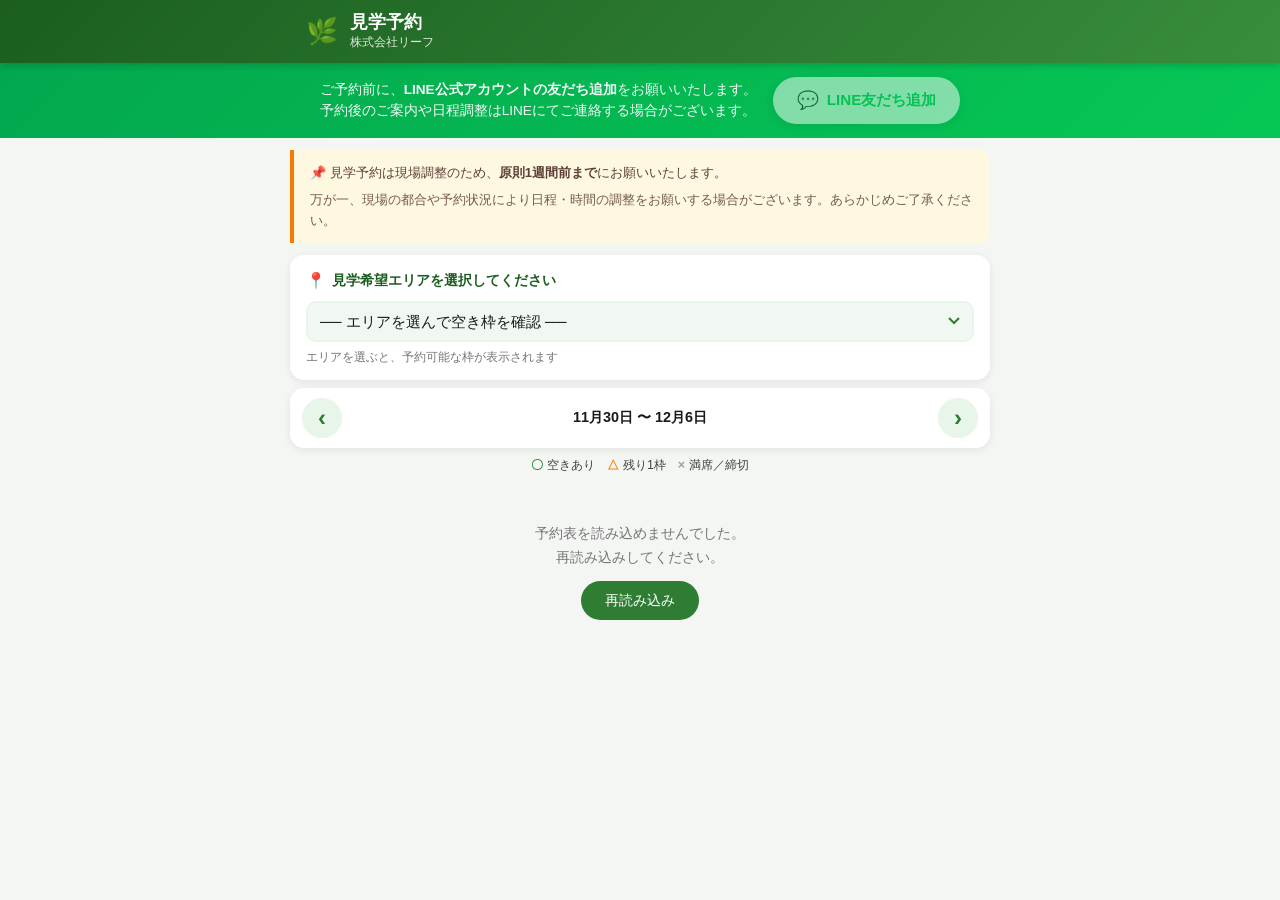
<file: index.html>
<!DOCTYPE html>
<html lang="ja">
<head>
  <meta charset="UTF-8">
  <meta name="viewport" content="width=device-width, initial-scale=1.0, maximum-scale=1.0, user-scalable=no">
  <meta name="theme-color" content="#2e7d32">
  <title>見学予約 | 株式会社リーフ</title>
  <link rel="stylesheet" href="style.css">
</head>
<body>

  <!-- ===== ヘッダー ===== -->
  <header class="header">
    <div class="header-inner">
      <div class="header-logo">🌿</div>
      <div class="header-text">
        <h1 class="header-title">見学予約</h1>
        <p class="header-sub">株式会社リーフ</p>
      </div>
    </div>
  </header>

  <!-- ===== LINE案内 ===== -->
  <div class="line-prompt">
    <p class="line-prompt__text">
      ご予約前に、<strong>LINE公式アカウントの友だち追加</strong>をお願いいたします。<br>
      予約後のご案内や日程調整はLINEにてご連絡する場合がございます。
    </p>
    <a id="lineAddBtn" class="btn-line" href="#" target="_blank" rel="noopener noreferrer">
      <span class="btn-line__icon">💬</span>LINE友だち追加
    </a>
  </div>

  <!-- ===== 注意書き ===== -->
  <div class="notice-box">
    <p class="notice-box__item">
      📌 見学予約は現場調整のため、<strong>原則1週間前まで</strong>にお願いいたします。
    </p>
    <p class="notice-box__item notice-box__item--sub">
      万が一、現場の都合や予約状況により日程・時間の調整をお願いする場合がございます。あらかじめご了承ください。
    </p>
  </div>

  <!-- ===== カレンダービュー ===== -->
  <div id="calendarView">

    <!-- エリア選択 -->
    <div class="area-selector-wrap">
      <label class="area-selector__label" for="areaSelect">
        <span class="area-selector__icon">📍</span>見学希望エリアを選択してください
      </label>
      <select class="area-selector__select" id="areaSelect">
        <option value="">── エリアを選んで空き枠を確認 ──</option>
        <option value="東京">東京（現地見学・3時間）</option>
        <option value="埼玉">埼玉（現地見学・3時間）</option>
        <option value="新潟">新潟（Zoom・1時間）</option>
        <option value="愛知">愛知（Zoom・1時間）</option>
        <option value="福岡">福岡（Zoom・1時間）</option>
        <option value="岩手">岩手（Zoom・1時間）</option>
        <option value="沖縄">沖縄（Zoom・1時間）</option>
      </select>
      <p class="area-selector__hint" id="areaHint">エリアを選ぶと、予約可能な枠が表示されます</p>
    </div>

    <!-- 週ナビゲーション -->
    <div class="week-nav">
      <button class="week-nav__btn" id="prevWeek" aria-label="前の週">&#8249;</button>
      <div class="week-nav__center">
        <span class="week-nav__label" id="weekLabel"></span>
        <button class="week-nav__today" id="todayBtn">今週</button>
      </div>
      <button class="week-nav__btn" id="nextWeek" aria-label="次の週">&#8250;</button>
    </div>

    <!-- 凡例 -->
    <div class="legend">
      <span class="legend-item"><span class="legend-o">〇</span> 空きあり</span>
      <span class="legend-item"><span class="legend-tri">△</span> 残り1枠</span>
      <span class="legend-item"><span class="legend-x">×</span> 満席／締切</span>
    </div>

    <!-- ローディング -->
    <div id="calendarLoading" class="calendar-state">
      <div class="spinner"></div>
      <p>予約表を読み込んでいます...</p>
    </div>

    <!-- エラー -->
    <div id="calendarError" class="calendar-state" style="display:none">
      <p class="calendar-error-msg">予約表を読み込めませんでした。<br>再読み込みしてください。</p>
      <button class="btn-retry" id="retryBtn">再読み込み</button>
    </div>

    <!-- テーブル -->
    <div class="table-scroll-area" id="tableScrollArea" style="display:none">
      <div class="table-wrapper">
        <table class="calendar-table" id="calendarTable"></table>
      </div>
    </div>

  </div><!-- /calendarView -->

  <!-- ===== フォームビュー ===== -->
  <div id="formView" style="display:none">

    <div class="form-back-bar">
      <button class="btn-back" id="backBtn">
        <span aria-hidden="true">&#8592;</span> 予約表に戻る
      </button>
    </div>

    <!-- 選択した日時 -->
    <div class="selected-slot">
      <div class="selected-slot__icon">📅</div>
      <div class="selected-slot__text">
        <p class="selected-slot__date" id="selectedDateDisplay"></p>
        <p class="selected-slot__time" id="selectedTimeDisplay"></p>
        <p class="selected-slot__area" id="selectedAreaDisplay"></p>
      </div>
    </div>

    <!-- 予約フォーム -->
    <form id="reservationForm" class="form-body" novalidate>
      <input type="hidden" id="hiddenDate" name="date">
      <input type="hidden" id="hiddenTime" name="time">

      <!-- 代表者情報 -->
      <section class="form-card">
        <h2 class="card-title"><span class="card-icon">👤</span>代表者情報</h2>

        <div class="form-group">
          <label class="form-label" for="representativeName">代表者氏名 <span class="required-badge">必須</span></label>
          <input class="form-input" type="text" id="representativeName" placeholder="例：田中 太郎" autocomplete="name">
          <p class="error-msg" id="representativeNameError" role="alert"></p>
        </div>

        <div class="form-group">
          <label class="form-label" for="birthDate">生年月日 <span class="required-badge">必須</span></label>
          <input class="form-input" type="date" id="birthDate" autocomplete="bday">
          <p class="error-msg" id="birthDateError" role="alert"></p>
        </div>

        <div class="form-group">
          <label class="form-label" for="phone">電話番号 <span class="required-badge">必須</span></label>
          <input class="form-input" type="tel" id="phone" placeholder="例：090-1234-5678" autocomplete="tel">
          <p class="error-msg" id="phoneError" role="alert"></p>
        </div>

        <div class="form-group">
          <label class="form-label" for="email">メールアドレス <span class="required-badge">必須</span></label>
          <input class="form-input" type="email" id="email" placeholder="例：example@email.com" autocomplete="email">
          <p class="error-msg" id="emailError" role="alert"></p>
        </div>
      </section>

      <!-- 学校情報 -->
      <section class="form-card">
        <h2 class="card-title"><span class="card-icon">🎓</span>学校情報</h2>

        <div class="form-group">
          <label class="form-label" for="schoolName">学校名 <span class="required-badge">必須</span></label>
          <input class="form-input" type="text" id="schoolName" placeholder="例：○○大学 ○○学部" autocomplete="organization">
          <p class="error-msg" id="schoolNameError" role="alert"></p>
        </div>

        <div class="form-group">
          <label class="form-label" for="grade">学年 <span class="required-badge">必須</span></label>
          <select class="form-select" id="grade">
            <option value="">選択してください</option>
            <option value="1年生">1年生</option>
            <option value="2年生">2年生</option>
            <option value="3年生">3年生</option>
            <option value="4年生">4年生</option>
            <option value="院生1年">院生1年</option>
            <option value="院生2年">院生2年</option>
            <option value="その他">その他</option>
          </select>
          <p class="error-msg" id="gradeError" role="alert"></p>
        </div>

        <div class="form-group">
          <label class="form-label" for="department">学科 <span class="required-badge">必須</span></label>
          <input class="form-input" type="text" id="department" placeholder="例：福祉学科">
          <p class="error-msg" id="departmentError" role="alert"></p>
        </div>
      </section>

      <!-- 見学エリア -->
      <section class="form-card">
        <h2 class="card-title"><span class="card-icon">📍</span>見学エリア</h2>
        <div class="form-group">
          <label class="form-label" for="area">見学希望エリア <span class="required-badge">必須</span></label>
          <select class="form-select" id="area">
            <option value="">選択してください</option>
            <option value="東京">東京（現地見学・3時間）</option>
            <option value="埼玉">埼玉（現地見学・3時間）</option>
            <option value="新潟">新潟（Zoom・1時間）</option>
            <option value="愛知">愛知（Zoom・1時間）</option>
            <option value="福岡">福岡（Zoom・1時間）</option>
            <option value="岩手">岩手（Zoom・1時間）</option>
            <option value="沖縄">沖縄（Zoom・1時間）</option>
          </select>
          <p class="error-msg" id="areaError" role="alert"></p>
        </div>
      </section>

      <!-- 参加者情報 -->
      <section class="form-card">
        <h2 class="card-title"><span class="card-icon">👥</span>参加者情報</h2>
        <p class="card-note">最大3名まで参加できます。代表者氏名と参加者1の氏名が同じでも構いません。</p>

        <div class="form-group">
          <label class="form-label" for="participant1">参加者1氏名 <span class="required-badge">必須</span></label>
          <input class="form-input" type="text" id="participant1" placeholder="例：田中 太郎">
          <p class="error-msg" id="participant1Error" role="alert"></p>
        </div>

        <div class="form-group">
          <label class="form-label" for="participant2">参加者2氏名 <span class="optional-badge">任意</span></label>
          <input class="form-input" type="text" id="participant2" placeholder="例：鈴木 花子">
        </div>

        <div class="form-group">
          <label class="form-label" for="participant3">参加者3氏名 <span class="optional-badge">任意</span></label>
          <input class="form-input" type="text" id="participant3" placeholder="例：佐藤 次郎">
        </div>

        <div class="participant-count-box">
          参加予定人数：<strong id="participantCountDisplay">0</strong>名
        </div>
      </section>

      <!-- メモ -->
      <section class="form-card">
        <h2 class="card-title"><span class="card-icon">📝</span>メモ</h2>
        <div class="form-group">
          <label class="form-label" for="memo">メモ <span class="optional-badge">任意</span></label>
          <textarea class="form-textarea" id="memo" placeholder="特記事項があれば入力してください" rows="3"></textarea>
        </div>
      </section>

      <div class="form-footer">
        <button type="submit" class="btn-submit" id="submitBtn">
          <span class="btn-submit__icon" aria-hidden="true">✅</span>
          予約を確定する
        </button>
      </div>
    </form>

  </div><!-- /formView -->

  <!-- ===== 予約完了モーダル ===== -->
  <div class="modal" id="successModal" role="dialog" aria-modal="true" aria-labelledby="successTitle">
    <div class="modal-overlay" onclick="closeSuccessModal()"></div>
    <div class="modal-box modal-box--success">
      <div class="modal-icon modal-icon--success">✓</div>
      <h2 class="modal-title" id="successTitle">予約が完了しました</h2>
      <div class="modal-details" id="successDetails"></div>
      <button class="btn-modal btn-modal--success" onclick="closeSuccessModal()">予約表に戻る</button>
    </div>
  </div>

  <!-- ===== エラーモーダル ===== -->
  <div class="modal" id="errorModal" role="dialog" aria-modal="true" aria-labelledby="errorTitle">
    <div class="modal-overlay" onclick="closeErrorModal()"></div>
    <div class="modal-box modal-box--error">
      <div class="modal-icon modal-icon--error">!</div>
      <h2 class="modal-title" id="errorTitle">予約できませんでした</h2>
      <p class="modal-message" id="errorMessage"></p>
      <button class="btn-modal btn-modal--error" onclick="closeErrorModal()">戻る</button>
    </div>
  </div>

  <!-- ===== ローディングオーバーレイ ===== -->
  <div class="loading-overlay" id="loadingOverlay" aria-hidden="true">
    <div class="loading-content">
      <div class="spinner"></div>
      <p class="loading-text">送信中...</p>
    </div>
  </div>

  <script src="script.js"></script>
</body>
</html>
</file>
<file: style.css>
/* ==============================================
   見学予約システム - スタイルシート（学生用）
   株式会社リーフ採用向け
   ============================================== */

/* ---------- リセット・ベース ---------- */
*, *::before, *::after { box-sizing: border-box; margin: 0; padding: 0; }

:root {
  --c-primary:       #2e7d32;
  --c-primary-dark:  #1b5e20;
  --c-primary-mid:   #388e3c;
  --c-primary-light: #e8f5e9;
  --c-primary-pale:  #f1f8f1;
  --c-line:          #06c755;
  --c-line-dark:     #05a847;
  --c-warn:          #f57c00;
  --c-warn-bg:       #fff8e1;
  --c-error:         #c62828;
  --c-error-bg:      #ffebee;
  --c-text:          #1a1a1a;
  --c-text-mid:      #424242;
  --c-text-muted:    #757575;
  --c-border:        #e0e0e0;
  --c-bg:            #f4f6f4;
  --c-card:          #ffffff;
  --r-md:   10px;
  --r-lg:   14px;
  --r-full: 999px;
  --shadow-card: 0 2px 8px rgba(0,0,0,.08);
  --shadow-btn:  0 4px 12px rgba(46,125,50,.35);
  --t: 0.16s ease;
  --font: 'Hiragino Kaku Gothic ProN', 'Hiragino Sans', Meiryo, sans-serif;
}

html { font-size: 16px; -webkit-text-size-adjust: 100%; }
body {
  font-family: var(--font);
  background: var(--c-bg);
  color: var(--c-text);
  line-height: 1.5;
  min-height: 100vh;
}

/* ---------- ヘッダー ---------- */
.header {
  background: linear-gradient(135deg, var(--c-primary-dark) 0%, var(--c-primary-mid) 100%);
  color: #fff;
  position: sticky;
  top: 0;
  z-index: 100;
  box-shadow: 0 2px 8px rgba(0,0,0,.2);
}
.header-inner {
  display: flex;
  align-items: center;
  gap: 12px;
  padding: 12px 16px;
  max-width: 900px;
  margin: 0 auto;
}
.header-logo { font-size: 1.6rem; }
.header-title { font-size: 1.1rem; font-weight: 700; line-height: 1.2; }
.header-sub   { font-size: .75rem; opacity: .85; }

/* ---------- LINE案内 ---------- */
.line-prompt {
  background: linear-gradient(135deg, #03a84e 0%, #06c755 100%);
  color: #fff;
  padding: 14px 16px;
  display: flex;
  flex-direction: column;
  align-items: center;
  gap: 10px;
  text-align: center;
}
.line-prompt__text {
  font-size: .85rem;
  line-height: 1.6;
  opacity: .95;
}
.btn-line {
  display: inline-flex;
  align-items: center;
  gap: 8px;
  background: #fff;
  color: #06c755;
  font-weight: 700;
  font-size: .95rem;
  padding: 10px 24px;
  border-radius: var(--r-full);
  text-decoration: none;
  box-shadow: 0 2px 8px rgba(0,0,0,.15);
  transition: transform var(--t), box-shadow var(--t);
}
.btn-line:hover  { transform: translateY(-1px); box-shadow: 0 4px 12px rgba(0,0,0,.2); }
.btn-line:active { transform: translateY(0); }
.btn-line__icon { font-size: 1.1rem; }

/* ---------- 注意書き ---------- */
.notice-box {
  background: var(--c-warn-bg);
  border-left: 4px solid var(--c-warn);
  padding: 12px 16px;
  margin: 12px 12px 0;
  border-radius: 0 var(--r-md) var(--r-md) 0;
}
.notice-box__item {
  font-size: .82rem;
  color: #5d4037;
  line-height: 1.6;
}
.notice-box__item + .notice-box__item { margin-top: 6px; }
.notice-box__item--sub { opacity: .85; }

/* ---------- エリア選択 ---------- */
.area-selector-wrap {
  background: var(--c-card);
  margin: 12px 12px 0;
  padding: 14px 16px;
  border-radius: var(--r-lg);
  box-shadow: var(--shadow-card);
}
.area-selector__label {
  display: flex;
  align-items: center;
  gap: 6px;
  font-size: .88rem;
  font-weight: 700;
  color: var(--c-primary-dark);
  margin-bottom: 8px;
}
.area-selector__icon { font-size: 1rem; }
.area-selector__select {
  width: 100%;
  padding: 10px 12px;
  border: 2px solid var(--c-primary-light);
  border-radius: var(--r-md);
  font-size: .95rem;
  font-family: var(--font);
  color: var(--c-text);
  background: var(--c-primary-pale);
  appearance: none;
  background-image: url("data:image/svg+xml,%3Csvg xmlns='http://www.w3.org/2000/svg' width='12' height='8' viewBox='0 0 12 8'%3E%3Cpath d='M1 1l5 5 5-5' stroke='%232e7d32' stroke-width='2' fill='none'/%3E%3C/svg%3E");
  background-repeat: no-repeat;
  background-position: right 12px center;
  cursor: pointer;
  transition: border-color var(--t);
}
.area-selector__select:focus { outline: none; border-color: var(--c-primary); }
.area-selector__hint {
  font-size: .76rem;
  color: var(--c-text-muted);
  margin-top: 6px;
}

/* ---------- 週ナビゲーション ---------- */
.week-nav {
  display: flex;
  align-items: center;
  justify-content: space-between;
  padding: 10px 12px;
  background: var(--c-card);
  margin: 8px 12px 0;
  border-radius: var(--r-lg);
  box-shadow: var(--shadow-card);
}
.week-nav__btn {
  background: var(--c-primary-light);
  border: none;
  color: var(--c-primary);
  font-size: 1.5rem;
  font-weight: 700;
  width: 40px;
  height: 40px;
  border-radius: var(--r-full);
  cursor: pointer;
  display: flex;
  align-items: center;
  justify-content: center;
  line-height: 1;
  transition: background var(--t);
  flex-shrink: 0;
}
.week-nav__btn:hover:not(:disabled) { background: #c8e6c9; }
.week-nav__btn:disabled { opacity: .3; cursor: default; }
.week-nav__center {
  display: flex;
  flex-direction: column;
  align-items: center;
  gap: 4px;
  flex: 1;
}
.week-nav__label {
  font-size: .9rem;
  font-weight: 700;
  color: var(--c-text);
}
.week-nav__today {
  background: var(--c-primary);
  color: #fff;
  border: none;
  font-size: .72rem;
  padding: 3px 10px;
  border-radius: var(--r-full);
  cursor: pointer;
  transition: background var(--t);
  display: none;
}
.week-nav__today:hover { background: var(--c-primary-dark); }

/* ---------- 凡例 ---------- */
.legend {
  display: flex;
  gap: 12px;
  justify-content: center;
  padding: 8px 12px;
  font-size: .78rem;
  color: var(--c-text-mid);
}
.legend-item { display: flex; align-items: center; gap: 4px; }
.legend-o   { color: var(--c-primary); font-weight: 700; }
.legend-tri { color: var(--c-warn); font-weight: 700; }
.legend-x   { color: #9e9e9e; font-weight: 700; }

/* ---------- カレンダー状態 ---------- */
.calendar-state {
  display: flex;
  flex-direction: column;
  align-items: center;
  justify-content: center;
  padding: 40px 16px;
  gap: 12px;
  color: var(--c-text-muted);
  font-size: .9rem;
}
.calendar-error-msg { text-align: center; line-height: 1.6; }
.btn-retry {
  background: var(--c-primary);
  color: #fff;
  border: none;
  padding: 10px 24px;
  border-radius: var(--r-full);
  font-size: .9rem;
  cursor: pointer;
  transition: background var(--t);
}
.btn-retry:hover { background: var(--c-primary-dark); }

/* ---------- スピナー ---------- */
.spinner {
  width: 36px;
  height: 36px;
  border: 3px solid var(--c-primary-light);
  border-top-color: var(--c-primary);
  border-radius: 50%;
  animation: spin .7s linear infinite;
}
@keyframes spin { to { transform: rotate(360deg); } }

/* ---------- テーブルスクロールエリア ---------- */
.table-scroll-area {
  overflow-x: auto;
  -webkit-overflow-scrolling: touch;
  margin: 0 12px 12px;
  border-radius: var(--r-lg);
  box-shadow: var(--shadow-card);
  background: var(--c-card);
  /* 右端スクロール示唆グラデーション */
  background-image: linear-gradient(to right, var(--c-card), var(--c-card)),
                    linear-gradient(to right, rgba(0,0,0,.04), transparent);
  background-position: left center, right center;
  background-repeat: no-repeat;
  background-size: 20px 100%, 20px 100%;
  background-attachment: local, scroll;
}
.table-wrapper { min-width: 520px; }

/* ---------- カレンダーテーブル ---------- */
.calendar-table {
  width: 100%;
  border-collapse: separate;
  border-spacing: 0;
  font-size: .82rem;
}

/* ヘッダーセル */
.th-time, .th-date {
  padding: 8px 4px;
  text-align: center;
  font-weight: 700;
  background: var(--c-card);
  border-bottom: 2px solid var(--c-primary-light);
  white-space: nowrap;
  position: sticky;
  top: 0;
  z-index: 10;
}
.th-time {
  left: 0;
  z-index: 20;
  min-width: 52px;
  color: var(--c-text-muted);
  font-size: .75rem;
}
.th-date { min-width: 46px; }
.th-day      { display: block; font-size: .72rem; color: var(--c-text-muted); }
.th-date-num { display: block; font-size: .88rem; }
.th-date--today    { background: #fff9c4 !important; }
.th-date--today .th-date-num { color: #e65100; font-weight: 800; }
.th-date--sat .th-date-num  { color: #1565c0; }
.th-date--sun .th-date-num  { color: #c62828; }

/* ボディセル */
.cell-time, .cell-slot {
  padding: 3px;
  text-align: center;
  border-bottom: 1px solid #f5f5f5;
  vertical-align: middle;
}
.cell-time {
  font-size: .75rem;
  color: var(--c-text-muted);
  white-space: nowrap;
  position: sticky;
  left: 0;
  background: var(--c-card);
  z-index: 5;
  padding: 3px 6px;
  min-width: 52px;
}
.cell-slot         { min-width: 46px; }
.cell-slot--today  { background: #fffde7; }
.cell-slot--sat    { background: #e8eaf6; }
.cell-slot--sun    { background: #fce4ec; }

/* 〇△× スロットボタン */
.slot-o, .slot-tri, .slot-x {
  display: inline-flex;
  align-items: center;
  justify-content: center;
  width: 38px;
  height: 38px;
  border-radius: var(--r-full);
  font-size: 1.05rem;
  font-weight: 700;
  line-height: 1;
  border: none;
  cursor: pointer;
  transition: transform .1s, box-shadow .1s;
}
.slot-o {
  background: #e8f5e9;
  color: var(--c-primary);
  box-shadow: 0 1px 4px rgba(46,125,50,.2);
}
.slot-o:hover  { background: #c8e6c9; transform: scale(1.08); }
.slot-o:active { transform: scale(.96); }
.slot-tri {
  background: #fff3e0;
  color: #e65100;
  box-shadow: 0 1px 4px rgba(230,81,0,.15);
}
.slot-tri:hover  { background: #ffe0b2; transform: scale(1.08); }
.slot-tri:active { transform: scale(.96); }
.slot-x {
  color: #bdbdbd;
  background: transparent;
  cursor: default;
  font-size: 1rem;
}

/* ---------- フォームビュー ---------- */
.form-back-bar {
  padding: 10px 12px 0;
}
.btn-back {
  display: inline-flex;
  align-items: center;
  gap: 6px;
  background: none;
  border: 1.5px solid var(--c-border);
  color: var(--c-text-mid);
  font-size: .85rem;
  padding: 7px 14px;
  border-radius: var(--r-full);
  cursor: pointer;
  transition: border-color var(--t), color var(--t);
}
.btn-back:hover { border-color: var(--c-primary); color: var(--c-primary); }

/* ---------- 選択スロット表示 ---------- */
.selected-slot {
  display: flex;
  align-items: flex-start;
  gap: 12px;
  background: var(--c-primary);
  color: #fff;
  margin: 10px 12px 0;
  padding: 14px 16px;
  border-radius: var(--r-lg);
}
.selected-slot__icon { font-size: 1.4rem; margin-top: 2px; }
.selected-slot__date { font-size: .95rem; font-weight: 700; }
.selected-slot__time { font-size: .88rem; opacity: .9; margin-top: 2px; }
.selected-slot__area {
  font-size: .8rem;
  opacity: .8;
  margin-top: 4px;
  background: rgba(255,255,255,.15);
  padding: 2px 8px;
  border-radius: var(--r-full);
  display: inline-block;
}

/* ---------- フォーム本体 ---------- */
.form-body { padding: 12px; display: flex; flex-direction: column; gap: 12px; }

.form-card {
  background: var(--c-card);
  border-radius: var(--r-lg);
  padding: 16px;
  box-shadow: var(--shadow-card);
  display: flex;
  flex-direction: column;
  gap: 14px;
}
.card-title {
  display: flex;
  align-items: center;
  gap: 8px;
  font-size: .95rem;
  font-weight: 700;
  color: var(--c-primary-dark);
  padding-bottom: 10px;
  border-bottom: 1px solid var(--c-primary-light);
}
.card-icon { font-size: 1.1rem; }
.card-note { font-size: .8rem; color: var(--c-text-muted); line-height: 1.5; margin-top: -6px; }

.form-group { display: flex; flex-direction: column; gap: 5px; }
.form-label {
  font-size: .85rem;
  font-weight: 600;
  color: var(--c-text-mid);
  display: flex;
  align-items: center;
  gap: 6px;
  flex-wrap: wrap;
}
.form-input, .form-select, .form-textarea {
  padding: 11px 12px;
  border: 1.5px solid var(--c-border);
  border-radius: var(--r-md);
  font-size: .95rem;
  font-family: var(--font);
  color: var(--c-text);
  background: #fafafa;
  width: 100%;
  transition: border-color var(--t), box-shadow var(--t);
}
.form-input:focus, .form-select:focus, .form-textarea:focus {
  outline: none;
  border-color: var(--c-primary);
  box-shadow: 0 0 0 3px rgba(46,125,50,.12);
  background: #fff;
}
.form-select {
  appearance: none;
  background-image: url("data:image/svg+xml,%3Csvg xmlns='http://www.w3.org/2000/svg' width='12' height='8' viewBox='0 0 12 8'%3E%3Cpath d='M1 1l5 5 5-5' stroke='%23757575' stroke-width='2' fill='none'/%3E%3C/svg%3E");
  background-repeat: no-repeat;
  background-position: right 12px center;
  cursor: pointer;
}
.form-textarea { resize: vertical; min-height: 80px; }
.form-input.is-error, .form-select.is-error { border-color: var(--c-error); }

.required-badge {
  font-size: .7rem;
  background: var(--c-error);
  color: #fff;
  padding: 1px 6px;
  border-radius: var(--r-full);
  font-weight: 600;
  flex-shrink: 0;
}
.optional-badge {
  font-size: .7rem;
  background: #e0e0e0;
  color: var(--c-text-muted);
  padding: 1px 6px;
  border-radius: var(--r-full);
  font-weight: 600;
  flex-shrink: 0;
}
.error-msg {
  font-size: .78rem;
  color: var(--c-error);
  min-height: 1.1em;
  line-height: 1.3;
}

/* ---------- 参加者人数表示 ---------- */
.participant-count-box {
  background: var(--c-primary-light);
  color: var(--c-primary-dark);
  padding: 8px 12px;
  border-radius: var(--r-md);
  font-size: .88rem;
  text-align: center;
}
.participant-count-box strong { font-size: 1.1rem; }

/* ---------- フォームフッター ---------- */
.form-footer {
  padding: 0 0 16px;
}
.btn-submit {
  display: flex;
  align-items: center;
  justify-content: center;
  gap: 8px;
  width: 100%;
  padding: 16px;
  background: linear-gradient(135deg, var(--c-primary-dark) 0%, var(--c-primary-mid) 100%);
  color: #fff;
  font-size: 1.05rem;
  font-weight: 700;
  font-family: var(--font);
  border: none;
  border-radius: var(--r-full);
  box-shadow: var(--shadow-btn);
  cursor: pointer;
  transition: opacity var(--t), transform var(--t);
}
.btn-submit:hover  { opacity: .9; transform: translateY(-1px); }
.btn-submit:active { transform: translateY(0); }
.btn-submit:disabled { opacity: .55; cursor: default; transform: none; }
.btn-submit__icon { font-size: 1.1rem; }

/* ---------- モーダル ---------- */
.modal {
  display: none;
  position: fixed;
  inset: 0;
  z-index: 1000;
  align-items: center;
  justify-content: center;
  padding: 16px;
}
.modal.is-open { display: flex; }
.modal-overlay {
  position: absolute;
  inset: 0;
  background: rgba(0,0,0,.45);
  backdrop-filter: blur(2px);
}
.modal-box {
  position: relative;
  background: var(--c-card);
  border-radius: var(--r-lg);
  padding: 28px 24px 24px;
  max-width: 360px;
  width: 100%;
  text-align: center;
  box-shadow: 0 12px 40px rgba(0,0,0,.2);
  animation: modalIn .22s ease;
}
@keyframes modalIn {
  from { transform: scale(.92) translateY(8px); opacity: 0; }
  to   { transform: scale(1) translateY(0); opacity: 1; }
}
.modal-icon {
  width: 56px;
  height: 56px;
  border-radius: 50%;
  display: flex;
  align-items: center;
  justify-content: center;
  font-size: 1.6rem;
  font-weight: 700;
  margin: 0 auto 14px;
}
.modal-icon--success { background: #e8f5e9; color: var(--c-primary); }
.modal-icon--error   { background: var(--c-error-bg); color: var(--c-error); }
.modal-title {
  font-size: 1.1rem;
  font-weight: 700;
  margin-bottom: 12px;
  color: var(--c-text);
}
.modal-details {
  font-size: .88rem;
  color: var(--c-text-mid);
  line-height: 1.7;
  margin-bottom: 20px;
}
.modal-message {
  font-size: .88rem;
  color: var(--c-text-mid);
  line-height: 1.7;
  margin-bottom: 20px;
  white-space: pre-wrap;
}
.btn-modal {
  padding: 12px 32px;
  border-radius: var(--r-full);
  font-size: .95rem;
  font-weight: 700;
  font-family: var(--font);
  border: none;
  cursor: pointer;
  transition: opacity var(--t);
}
.btn-modal:hover { opacity: .85; }
.btn-modal--success { background: var(--c-primary); color: #fff; }
.btn-modal--error   { background: #e0e0e0; color: var(--c-text-mid); }

/* ---------- ローディングオーバーレイ ---------- */
.loading-overlay {
  display: none;
  position: fixed;
  inset: 0;
  background: rgba(0,0,0,.4);
  z-index: 1100;
  align-items: center;
  justify-content: center;
}
.loading-overlay.is-visible { display: flex; }
.loading-content {
  display: flex;
  flex-direction: column;
  align-items: center;
  gap: 14px;
}
.loading-text { color: #fff; font-size: .9rem; font-weight: 600; }

/* ---------- レスポンシブ ---------- */
@media (min-width: 600px) {
  .line-prompt { flex-direction: row; justify-content: center; gap: 16px; text-align: left; }
  .table-scroll-area { margin: 0 16px 16px; }
  .area-selector-wrap, .week-nav, .notice-box { margin-left: 16px; margin-right: 16px; }
  .form-body { padding: 16px; }
  .form-card { padding: 20px; }
}
@media (min-width: 900px) {
  .header-inner, .form-body { max-width: 700px; margin-left: auto; margin-right: auto; }
  .table-scroll-area, .area-selector-wrap, .week-nav, .notice-box,
  .form-back-bar, .selected-slot { max-width: 700px; margin-left: auto; margin-right: auto; }
}
</file>
